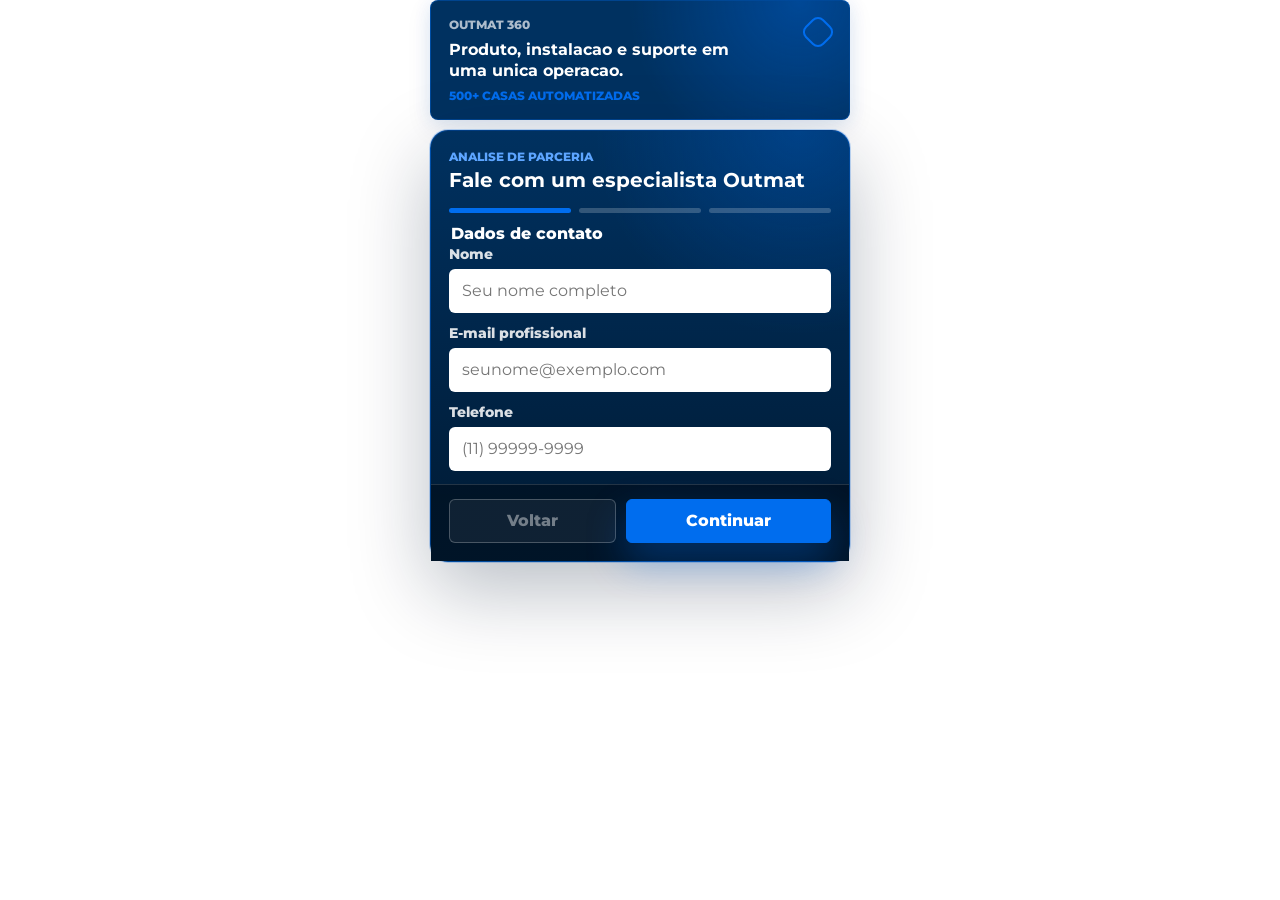
<file: formulario/index.html>
<!DOCTYPE html>
<html lang="pt-BR">
<head>
  <!-- deploy-refresh: formulario-root 2026-05-18 -->
  <meta charset="UTF-8">
  <meta name="viewport" content="width=device-width, initial-scale=1.0">
  <meta name="robots" content="noindex, nofollow">
  <title>Formulario de Parceria Outmat</title>
  <link rel="preconnect" href="https://fonts.googleapis.com">
  <link rel="preconnect" href="https://fonts.gstatic.com" crossorigin>
  <link href="https://fonts.googleapis.com/css2?family=Montserrat:wght@400;500;600;700;800&display=swap" rel="stylesheet">
  <link rel="stylesheet" href="./styles.css">
</head>
<body>
  <main class="formulario-page">
    <div class="formulario-parceria-wrap">
      <div class="hero-proof-card" aria-hidden="true">
        <span>Outmat 360</span>
        <strong>Produto, instalacao e suporte em uma unica operacao.</strong>
        <small>500+ casas automatizadas</small>
      </div>

      <form class="lead-form" action="https://pages.outmat.com.br/teste2-obg" target="_top" data-redirect-url="https://pages.outmat.com.br/teste2-obg" novalidate>
        <div class="form-heading">
          <p>Analise de parceria</p>
          <h1>Fale com um especialista Outmat</h1>
        </div>

        <div class="form-progress" aria-label="Progresso do formulario">
          <span class="is-active"></span>
          <span></span>
          <span></span>
        </div>

        <div class="form-scroll">
          <fieldset class="form-step is-active" data-step="0">
            <legend>Dados de contato</legend>

            <label>
              <span>Nome</span>
              <input type="text" name="nome" autocomplete="name" placeholder="Seu nome completo" required>
            </label>

            <label>
              <span>E-mail profissional</span>
              <input type="email" name="email" autocomplete="email" placeholder="seunome@exemplo.com" required>
            </label>

            <label>
              <span>Telefone</span>
              <input type="tel" name="telefone" autocomplete="tel" inputmode="numeric" placeholder="(11) 99999-9999" required>
            </label>
          </fieldset>

          <fieldset class="form-step" data-step="1" hidden>
            <legend>Perfil dos projetos</legend>

            <label>
              <span>Qual o seu segmento?</span>
              <select name="segmento" required>
                <option value="">Selecione</option>
                <option>Arquiteto(a)</option>
                <option>Designer de Interiores</option>
                <option>Construtora</option>
                <option>Engenheiro(a)</option>
                <option>Instalador-Integrador de Tecnologia</option>
                <option>Gestor de Hotelaria</option>
                <option>Property Manager (Airbnb)</option>
                <option>Cliente Final-Proprietario do Imovel</option>
                <option>Estudante-Outros</option>
              </select>
            </label>

            <label>
              <span>Volume de projetos</span>
              <select name="volume" required>
                <option value="">Selecione</option>
                <option>Projetos esporadicos</option>
                <option>Menos de 1 por mes</option>
                <option>1 a 2 projetos por mes</option>
                <option>3 a 5 projetos por mes</option>
                <option>Mais de 5 projetos por mes</option>
              </select>
            </label>

            <label>
              <span>Padrao dos projetos</span>
              <select name="padrao" required>
                <option value="">Selecione</option>
                <option>Popular-Economico (Ticket Obra menor que R$100k)</option>
                <option>Medio Padrao (R$100k a R$300k)</option>
                <option>Medio-Alto Padrao (R$300k a R$700k)</option>
                <option>Alto Padrao-Luxo (acima de R$700k)</option>
              </select>
            </label>
          </fieldset>

          <fieldset class="form-step" data-step="2" hidden>
            <legend>Necessidade atual</legend>

            <label>
              <span>Urgencia atual</span>
              <select name="urgencia" required>
                <option value="">Selecione</option>
                <option>Tenho um projeto agora e preciso de orcamento</option>
                <option>Tenho projetos futuros em fase de estudo</option>
                <option>Nao tenho projetos no momento, quero conhecer</option>
              </select>
            </label>

            <label>
              <span>O que voce espera dessa parceria?</span>
              <select name="expectativa" required>
                <option value="">Selecione</option>
                <option>Full Service (Produtos + Mao de Obra)</option>
                <option>Apenas fornecimento de produtos</option>
                <option>Apenas mao de obra (instalacao)</option>
                <option>Quero ser parceiro Outmat</option>
              </select>
            </label>
          </fieldset>
        </div>

        <div class="form-actions">
          <button class="form-back" type="button" disabled>Voltar</button>
          <button class="form-next" type="button">Continuar</button>
          <button class="submit-button" type="submit" hidden>Enviar</button>
        </div>
      </form>
    </div>
  </main>

  <script src="./script.js" defer></script>
</body>
</html>
</file>
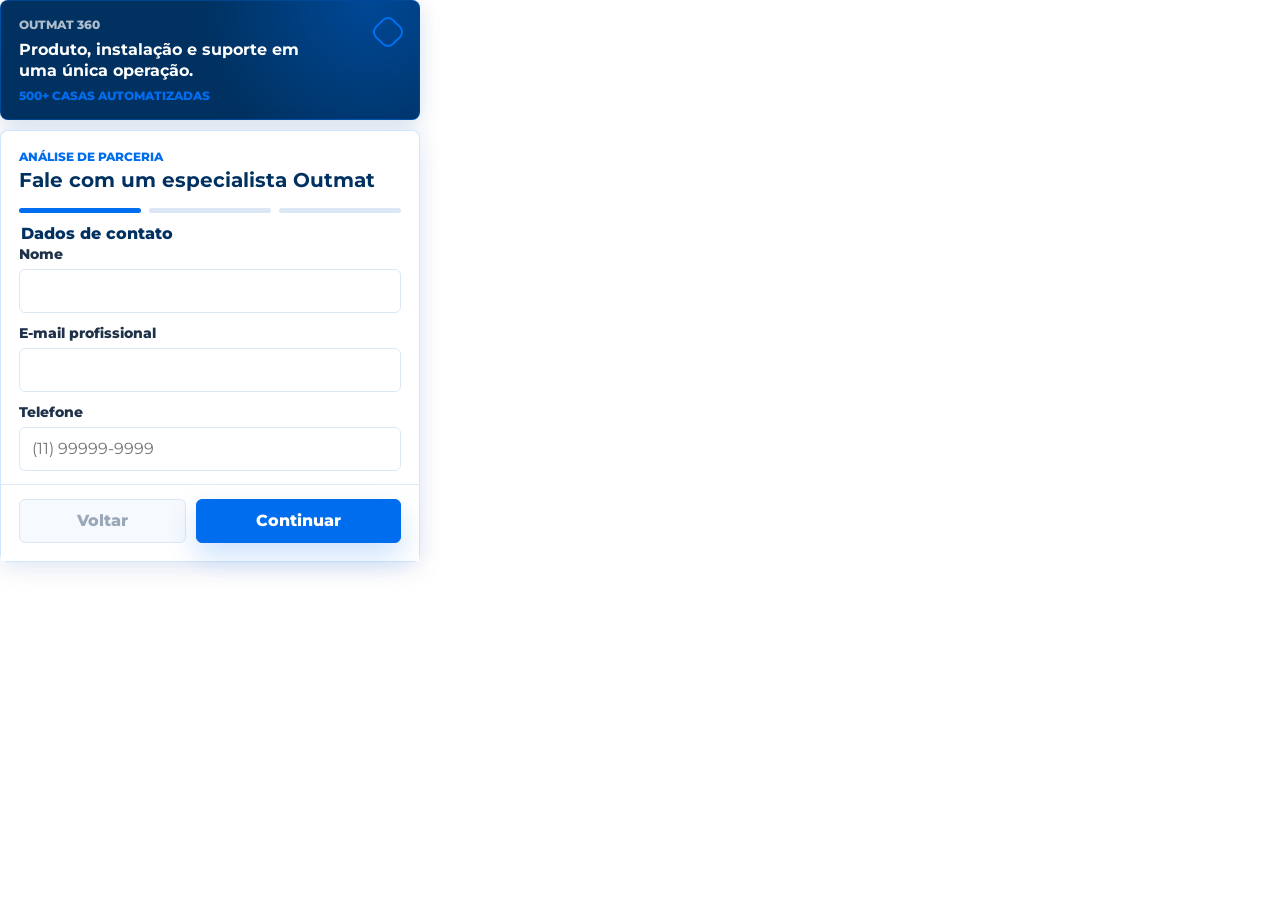
<file: embeds-index/formulario-parceria.html>
<!DOCTYPE html>
<html lang="pt-BR">
<head>
<!-- deploy-refresh: formulario-parceria 2026-05-18 -->
<meta charset="UTF-8">
<meta name="viewport" content="width=device-width, initial-scale=1.0">
<link rel="preconnect" href="https://fonts.googleapis.com">
<link rel="preconnect" href="https://fonts.gstatic.com" crossorigin>
<link href="https://fonts.googleapis.com/css2?family=Montserrat:wght@400;500;600;700;800&display=swap" rel="stylesheet">
<style>
  @import url("https://fonts.googleapis.com/css2?family=Montserrat:wght@400;500;600;700;800&display=swap");
  html,
  body {
    margin: 0;
    background: transparent;
    overscroll-behavior: auto;
  }
  .formulario-parceria-wrap,
  .formulario-parceria-wrap *,
  .formulario-parceria-wrap *::before,
  .formulario-parceria-wrap *::after { box-sizing: border-box; }
  .formulario-parceria-wrap {
    --white: #ffffff;
    --blue: #006dee;
    --blue-dark: #003160;
    --ink: #07111f;
    --muted: #64748b;
    --line: #dce7f5;
    --shadow: 0 8px 28px rgba(0, 49, 96, 0.08), 0 0 24px rgba(0, 109, 238, 0.08);
    width: min(100%, 420px);
    font-family: "Montserrat", Arial, sans-serif !important;
    font-size: 16px;
    color: var(--ink);
  }
  .formulario-parceria-wrap *,
  .formulario-parceria-wrap *::before,
  .formulario-parceria-wrap *::after {
    font-family: "Montserrat", Arial, sans-serif !important;
  }
  .formulario-parceria-wrap button,
  .formulario-parceria-wrap input,
  .formulario-parceria-wrap select {
    font-family: "Montserrat", Arial, sans-serif !important;
  }
  .formulario-parceria-wrap [hidden] { display: none !important; }
  .formulario-parceria-wrap .hero-proof-card {
    position: relative;
    display: grid;
    gap: 7px;
    width: 100%;
    margin-bottom: 10px;
    padding: 16px 18px;
    overflow: hidden;
    color: #ffffff;
    background: radial-gradient(circle at 88% 0%, rgba(0, 109, 238, 0.38), transparent 44%), var(--blue-dark);
    border: 1px solid rgba(0, 109, 238, 0.32);
    border-radius: 8px;
    box-shadow: 0 8px 24px rgba(0, 49, 96, 0.1), 0 0 18px rgba(0, 109, 238, 0.08);
  }
  .formulario-parceria-wrap .hero-proof-card::after {
    position: absolute;
    right: 18px;
    top: 18px;
    width: 26px;
    height: 26px;
    content: "";
    border: 2px solid var(--blue);
    border-radius: 8px;
    transform: rotate(45deg);
  }
  .formulario-parceria-wrap .hero-proof-card span,
  .formulario-parceria-wrap .hero-proof-card small {
    color: rgba(255, 255, 255, 0.68);
    font-size: 0.76rem;
    font-weight: 800;
    text-transform: uppercase;
  }
  .formulario-parceria-wrap .hero-proof-card strong {
    max-width: 290px;
    color: #ffffff;
    font-size: 0.98rem;
    line-height: 1.35;
  }
  .formulario-parceria-wrap .hero-proof-card small { color: var(--blue); }
  .formulario-parceria-wrap .lead-form {
    display: grid;
    grid-template-rows: auto auto auto auto;
    gap: 11px;
    width: 100%;
    height: auto;
    min-height: 0;
    padding: 18px 18px 0;
    overflow: visible;
    background: rgba(255, 255, 255, 0.96);
    border: 1px solid rgba(0, 109, 238, 0.18);
    border-radius: 8px;
    box-shadow: var(--shadow);
    backdrop-filter: blur(18px);
  }
  .formulario-parceria-wrap .form-heading p {
    margin: 0 0 5px;
    color: var(--blue);
    font-size: 0.78rem;
    font-weight: 800;
    text-transform: uppercase;
  }
  .formulario-parceria-wrap .form-heading h2 {
    margin: 0 0 4px;
    color: var(--blue-dark);
    font-size: 1.22rem;
    line-height: 1.2;
  }
  .formulario-parceria-wrap .form-progress {
    display: grid;
    grid-template-columns: repeat(3, minmax(0, 1fr));
    gap: 8px;
  }
  .formulario-parceria-wrap .form-progress span {
    height: 5px;
    overflow: hidden;
    background: var(--line);
    border-radius: 999px;
  }
  .formulario-parceria-wrap .form-progress span.is-active { background: var(--blue); }
  .formulario-parceria-wrap .form-scroll {
    min-height: 0;
    margin-right: 0;
    padding-right: 0;
    overflow: visible;
  }
  .formulario-parceria-wrap .form-step {
    display: grid;
    gap: 12px;
    min-width: 0;
    margin: 0;
    padding: 0;
    border: 0;
  }
  .formulario-parceria-wrap .form-step legend {
    margin-bottom: 3px;
    color: var(--blue-dark);
    font-size: 0.98rem;
    font-weight: 800;
  }
  .formulario-parceria-wrap label {
    display: grid;
    gap: 7px;
  }
  .formulario-parceria-wrap label > span {
    color: #20324a;
    font-size: 0.86rem;
    font-weight: 800;
  }
  .formulario-parceria-wrap input,
  .formulario-parceria-wrap select {
    width: 100%;
    min-height: 44px;
    padding: 0 12px;
    color: var(--ink);
    font-size: 1rem;
    line-height: 1.2;
    background: var(--white);
    border: 1px solid var(--line);
    border-radius: 6px;
    outline: none;
  }
  .formulario-parceria-wrap input:focus,
  .formulario-parceria-wrap select:focus {
    border-color: var(--blue);
    box-shadow: 0 0 0 4px rgba(0, 109, 238, 0.1);
  }
  .formulario-parceria-wrap .form-actions {
    display: grid;
    grid-template-columns: minmax(0, 0.9fr) minmax(0, 1.1fr);
    gap: 10px;
    margin: 2px -18px 0;
    padding: 14px 18px 18px;
    background: linear-gradient(180deg, rgba(255, 255, 255, 0), #ffffff 18%), #ffffff;
    border-top: 1px solid rgba(220, 231, 245, 0.86);
  }
  .formulario-parceria-wrap .form-back,
  .formulario-parceria-wrap .form-next,
  .formulario-parceria-wrap .submit-button {
    display: inline-flex;
    align-items: center;
    justify-content: center;
    gap: 8px;
    min-height: 44px;
    border-radius: 6px;
    font-size: 0.98rem;
    font-weight: 800;
    cursor: pointer;
  }
  .formulario-parceria-wrap .form-back {
    color: var(--blue-dark);
    background: var(--white);
    border: 1px solid var(--line);
  }
  .formulario-parceria-wrap .form-back:disabled {
    color: #9aa8ba;
    cursor: not-allowed;
    background: #f6f9fd;
  }
  .formulario-parceria-wrap .form-next,
  .formulario-parceria-wrap .submit-button {
    color: var(--white);
    background: var(--blue);
    border: 1px solid var(--blue);
    box-shadow: 0 14px 30px rgba(0, 109, 238, 0.2);
  }
  .formulario-parceria-wrap .submit-button { width: 100%; }
  .formulario-parceria-wrap .submit-button:not([hidden]) { display: inline-flex; }
  @media (max-width: 760px) {
    .formulario-parceria-wrap { width: min(100%, 420px); }
    .formulario-parceria-wrap .hero-proof-card { display: none; }
    .formulario-parceria-wrap .lead-form {
      height: auto;
      min-height: 0;
      padding: 18px 18px 0;
    }
    .formulario-parceria-wrap .form-actions {
      margin: 0 -18px;
      padding: 14px 18px 18px;
    }
  }
</style>
</head>
<body>
<div class="formulario-parceria-wrap">
  <div class="hero-proof-card" aria-hidden="true">
    <span>Outmat 360</span>
    <strong>Produto, instalação e suporte em uma única operação.</strong>
    <small>500+ casas automatizadas</small>
  </div>
  <form class="lead-form" action="Brand/LP 01/obrigado.html">
    <div class="form-heading">
      <p>Análise de parceria</p>
      <h2>Fale com um especialista Outmat</h2>
    </div>
    <div class="form-progress" aria-label="Progresso do formulário">
      <span class="is-active"></span>
      <span></span>
      <span></span>
    </div>
    <div class="form-scroll">
      <fieldset class="form-step is-active" data-step="0">
        <legend>Dados de contato</legend>
        <label><span>Nome</span><input type="text" name="nome" autocomplete="name" required></label>
        <label><span>E-mail profissional</span><input type="email" name="email" autocomplete="email" required></label>
        <label><span>Telefone</span><input type="tel" name="telefone" autocomplete="tel" inputmode="numeric" placeholder="(11) 99999-9999" required></label>
      </fieldset>
      <fieldset class="form-step" data-step="1" hidden>
        <legend>Perfil dos projetos</legend>
        <label><span>Qual o seu segmento?</span><select name="segmento" required><option value="">Selecione</option><option>Arquiteto(a)</option><option>Designer de Interiores</option><option>Construtora</option><option>Engenheiro(a)</option><option>Instalador-Integrador de Tecnologia</option><option>Gestor de Hotelaria</option><option>Property Manager (Airbnb)</option><option>Cliente Final-Proprietário do Imóvel</option><option>Estudante-Outros</option></select></label>
        <label><span>Volume de projetos</span><select name="volume" required><option value="">Selecione</option><option>Projetos esporádicos</option><option>Menos de 1 por mês</option><option>1 a 2 projetos por mês</option><option>3 a 5 projetos por mês</option><option>Mais de 5 projetos por mês</option></select></label>
        <label><span>Padrão dos projetos</span><select name="padrao" required><option value="">Selecione</option><option>Popular-Econômico (Ticket Obra menor que R$100k)</option><option>Médio Padrão (R$100k a R$300k)</option><option>Médio-Alto Padrão (R$300k a R$700k)</option><option>Alto Padrão-Luxo (acima de R$700k)</option></select></label>
      </fieldset>
      <fieldset class="form-step" data-step="2" hidden>
        <legend>Necessidade atual</legend>
        <label><span>Urgência atual</span><select name="urgencia" required><option value="">Selecione</option><option>Tenho um projeto agora e preciso de orçamento</option><option>Tenho projetos futuros em fase de estudo</option><option>Não tenho projetos no momento, quero conhecer</option></select></label>
        <label><span>O que você espera dessa parceria?</span><select name="expectativa" required><option value="">Selecione</option><option>Full Service (Produtos + Mão de Obra)</option><option>Apenas fornecimento de produtos</option><option>Apenas mão de obra (instalação)</option><option>Quero ser parceiro Outmat</option></select></label>
      </fieldset>
    </div>
    <div class="form-actions">
      <button class="form-back" type="button" disabled><span>Voltar</span></button>
      <button class="form-next" type="button"><span>Continuar</span></button>
      <button class="submit-button" type="submit" hidden><span>Enviar</span></button>
    </div>
  </form>
</div>
<script>
(function() {
  'use strict';
  const wrap = document.querySelector('.formulario-parceria-wrap');
  if (!wrap) return;
  const leadForm = wrap.querySelector('.lead-form');
  const steps = Array.from(leadForm.querySelectorAll('.form-step'));
  const progressItems = Array.from(leadForm.querySelectorAll('.form-progress span'));
  const backButton = leadForm.querySelector('.form-back');
  const nextButton = leadForm.querySelector('.form-next');
  const submitButton = leadForm.querySelector('.submit-button');
  const formScroll = leadForm.querySelector('.form-scroll');
  const phoneField = leadForm.querySelector('input[name="telefone"]');
  let currentStep = 0;
  function formParceriaPostIframeHeight() {
    if (window.parent === window) return;
    window.parent.postMessage({
      source: 'outmat-formulario',
      type: 'resize',
      height: document.documentElement.scrollHeight
    }, '*');
  }
  function formParceriaOnlyDigits(value) {
    const rawValue = String(value || '').trim();
    let digits = rawValue.replace(/[^0-9]/g, '');
    if (digits.startsWith('0055')) {
      digits = digits.slice(4);
    } else if (/^\+[\s-]*55/.test(rawValue)) {
      digits = digits.slice(2);
    } else if (digits.length > 11 && digits.startsWith('55')) {
      digits = digits.slice(2);
    }
    return digits.slice(0, 11);
  }
  function formParceriaFormatBrazilPhone(value) {
    const digits = formParceriaOnlyDigits(value);
    const areaCode = digits.slice(0, 2);
    const firstPart = digits.length > 10 ? digits.slice(2, 7) : digits.slice(2, 6);
    const secondPart = digits.length > 10 ? digits.slice(7, 11) : digits.slice(6, 10);
    if (digits.length <= 2) return areaCode ? '(' + areaCode : '';
    if (!secondPart) return '(' + areaCode + ') ' + firstPart;
    return '(' + areaCode + ') ' + firstPart + '-' + secondPart;
  }
  function formParceriaSetPhoneDigits(digits) {
    const cleanDigits = formParceriaOnlyDigits(digits);
    phoneField.dataset.phoneDigits = cleanDigits;
    phoneField.value = formParceriaFormatBrazilPhone(cleanDigits);
  }
  function formParceriaRenderStep() {
    steps.forEach(function(step, index) {
      const isActive = index === currentStep;
      step.hidden = !isActive;
      step.classList.toggle('is-active', isActive);
      Array.from(step.querySelectorAll('input, select, textarea')).forEach(function(field) {
        field.disabled = !isActive;
      });
    });
    progressItems.forEach(function(item, index) {
      item.classList.toggle('is-active', index <= currentStep);
    });
    backButton.disabled = currentStep === 0;
    const isLastStep = currentStep === steps.length - 1;
    nextButton.hidden = isLastStep;
    submitButton.hidden = !isLastStep;
    formScroll.scrollTop = 0;
    formParceriaPostIframeHeight();
  }
  function formParceriaValidateCurrentStep() {
    const fields = Array.from(steps[currentStep].querySelectorAll('input, select, textarea'));
    const invalidField = fields.find(function(field) { return !field.checkValidity(); });
    if (invalidField) {
      invalidField.reportValidity();
      return false;
    }
    return true;
  }
  if (phoneField) {
    phoneField.dataset.phoneDigits = formParceriaOnlyDigits(phoneField.value);
    phoneField.addEventListener('beforeinput', function(event) {
      if (event.inputType === 'insertText' && event.data && !/^[0-9]$/.test(event.data)) {
        event.preventDefault();
      }
    });
    phoneField.addEventListener('keydown', function(event) {
      const controlKeys = ['Tab', 'ArrowLeft', 'ArrowRight', 'ArrowUp', 'ArrowDown', 'Home', 'End', 'Enter'];
      if (controlKeys.includes(event.key) || event.metaKey || event.ctrlKey || event.altKey) return;
      if (event.key === 'Backspace' || event.key === 'Delete') {
        event.preventDefault();
        formParceriaSetPhoneDigits((phoneField.dataset.phoneDigits || '').slice(0, -1));
        return;
      }
      if (/^[0-9]$/.test(event.key)) {
        event.preventDefault();
        formParceriaSetPhoneDigits((phoneField.dataset.phoneDigits || '') + event.key);
      }
    });
    phoneField.addEventListener('paste', function(event) {
      event.preventDefault();
      const clipboard = event.clipboardData || window.clipboardData;
      formParceriaSetPhoneDigits((phoneField.dataset.phoneDigits || '') + clipboard.getData('text'));
    });
    phoneField.addEventListener('input', function() {
      formParceriaSetPhoneDigits(phoneField.value);
    });
  }
  nextButton.addEventListener('click', function() {
    if (!formParceriaValidateCurrentStep()) return;
    currentStep = Math.min(currentStep + 1, steps.length - 1);
    formParceriaRenderStep();
  });
  backButton.addEventListener('click', function() {
    currentStep = Math.max(currentStep - 1, 0);
    formParceriaRenderStep();
  });
  leadForm.addEventListener('submit', function(event) {
    if (currentStep !== steps.length - 1) {
      event.preventDefault();
      if (formParceriaValidateCurrentStep()) {
        currentStep = Math.min(currentStep + 1, steps.length - 1);
        formParceriaRenderStep();
      }
      return;
    }
    steps.forEach(function(step) {
      Array.from(step.querySelectorAll('input, select, textarea')).forEach(function(field) {
        field.disabled = false;
      });
    });
    submitButton.disabled = true;
    submitButton.querySelector('span').textContent = 'Enviando...';
  });
  window.addEventListener('load', formParceriaPostIframeHeight);
  window.addEventListener('resize', formParceriaPostIframeHeight);
  formParceriaRenderStep();
})();
</script>
</body>
</html>
</file>
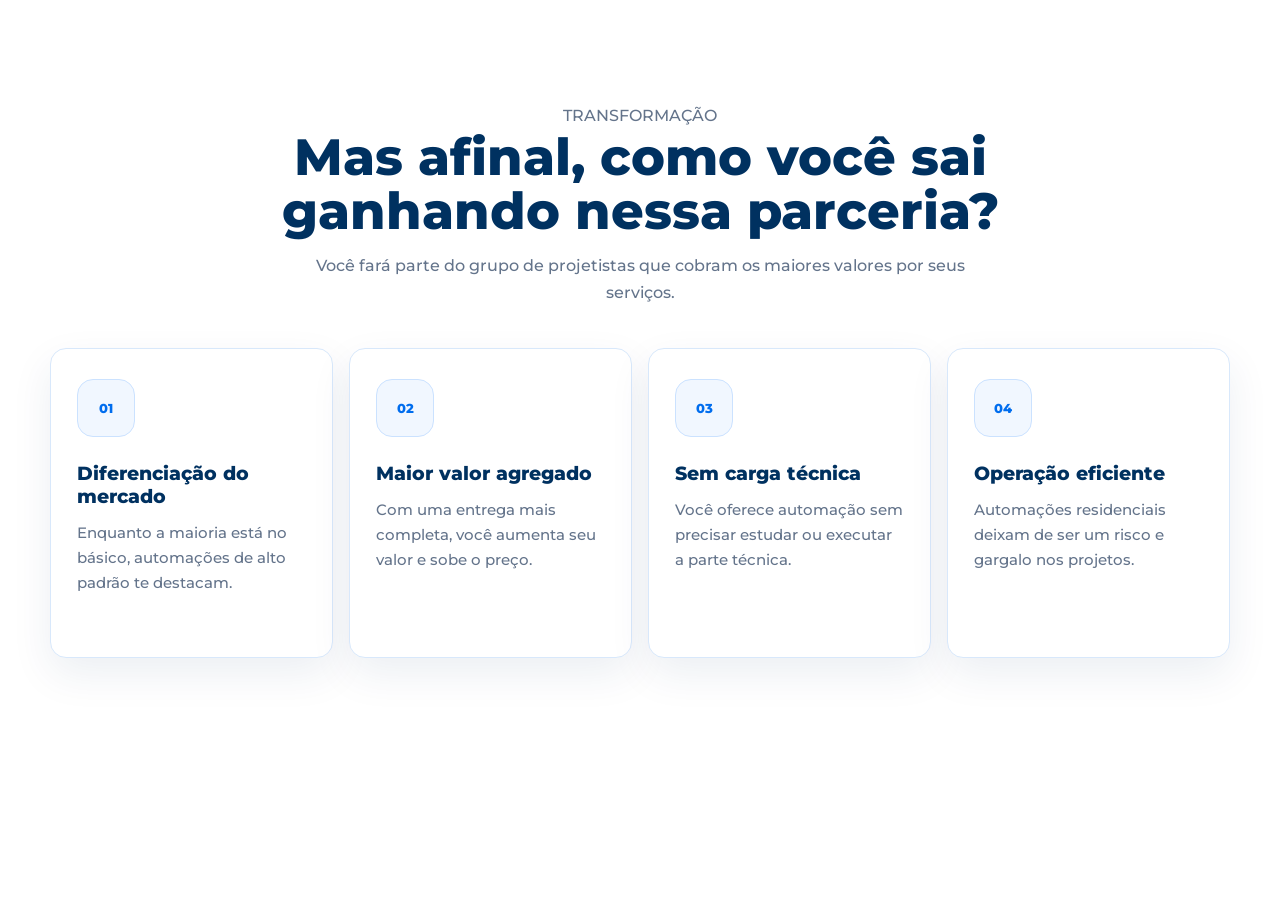
<file: embeds-index/gain-cards.html>
<!DOCTYPE html>
<html lang="pt-BR">
<head>
<meta charset="UTF-8">
<meta name="viewport" content="width=device-width, initial-scale=1.0">
<link rel="preconnect" href="https://fonts.googleapis.com">
<link rel="preconnect" href="https://fonts.gstatic.com" crossorigin>
<link href="https://fonts.googleapis.com/css2?family=Montserrat:wght@400;500;600;700;800&display=swap" rel="stylesheet">
<style>
  body {
    margin: 0;
    background: transparent;
  }

  .gain-cards-wrap,
  .gain-cards-wrap * {
    box-sizing: border-box;
    font-family: "Montserrat", Arial, sans-serif !important;
  }

  .gain-cards-wrap {
    --blue: #006dee;
    --blue-dark: #003160;
    --ink: #07111f;
    --muted: #64748b;
    --line: #d8e8fb;
    --content-max: 1180px;
    width: 100%;
    padding: clamp(78px, 8vw, 118px) 24px;
    color: var(--ink);
    background: #ffffff;
  }

  .gain-inner {
    width: min(100%, var(--content-max));
    margin: 0 auto;
  }

  .section-heading {
    max-width: 900px;
    margin: 0 auto 42px;
    text-align: center;
  }

  .section-kicker {
    margin: 0 0 12px;
    color: var(--blue);
    font-size: 0.76rem;
    font-weight: 800;
    text-transform: uppercase;
  }

  .section-heading h2 {
    margin: 0 0 14px;
    color: var(--blue-dark);
    font-size: clamp(2rem, 4vw, 3.35rem);
    font-weight: 800;
    line-height: 1.06;
  }

  .section-heading p {
    max-width: 720px;
    margin: 0 auto;
    color: var(--muted);
    font-size: 1rem;
    font-weight: 500;
    line-height: 1.7;
  }

  .gain-grid {
    display: grid;
    grid-template-columns: repeat(4, minmax(0, 1fr));
    gap: 16px;
  }

  .gain-card {
    min-height: 310px;
    padding: 30px 26px;
    color: var(--ink);
    background: #ffffff;
    border: 1px solid var(--line);
    border-radius: 16px;
    box-shadow: 0 16px 42px rgba(0, 49, 96, 0.08);
  }

  .gain-number {
    display: inline-flex;
    align-items: center;
    justify-content: center;
    width: 58px;
    height: 58px;
    margin-bottom: 26px;
    color: var(--blue);
    background: #f1f7ff;
    border: 1px solid #cbe2ff;
    border-radius: 16px;
    font-size: 0.82rem;
    font-weight: 800;
  }

  .gain-card h3 {
    margin: 0 0 12px;
    color: var(--blue-dark);
    font-size: 1.16rem;
    font-weight: 800;
    line-height: 1.22;
  }

  .gain-card p {
    margin: 0;
    color: var(--muted);
    font-size: 0.96rem;
    font-weight: 500;
    line-height: 1.62;
  }

  @media (max-width: 980px) {
    .gain-grid {
      grid-template-columns: repeat(2, minmax(0, 1fr));
    }
  }

  @media (max-width: 700px) {
    .gain-cards-wrap {
      padding: 76px 18px;
    }

    .section-heading {
      margin-bottom: 32px;
    }

    .gain-grid {
      grid-template-columns: 1fr;
    }

    .gain-card {
      min-height: 0;
      padding: 24px;
    }
  }
</style>
</head>
<body>
<section class="gain-cards-wrap">
  <div class="gain-inner">
    <div class="section-heading">
      <p class="section-kicker">Transformação</p>
      <h2>Mas afinal, como você sai ganhando nessa parceria?</h2>
      <p>Você fará parte do grupo de projetistas que cobram os maiores valores por seus serviços.</p>
    </div>

    <div class="gain-grid">
      <article class="gain-card">
        <span class="gain-number">01</span>
        <h3>Diferenciação do mercado</h3>
        <p>Enquanto a maioria está no básico, automações de alto padrão te destacam.</p>
      </article>

      <article class="gain-card">
        <span class="gain-number">02</span>
        <h3>Maior valor agregado</h3>
        <p>Com uma entrega mais completa, você aumenta seu valor e sobe o preço.</p>
      </article>

      <article class="gain-card">
        <span class="gain-number">03</span>
        <h3>Sem carga técnica</h3>
        <p>Você oferece automação sem precisar estudar ou executar a parte técnica.</p>
      </article>

      <article class="gain-card">
        <span class="gain-number">04</span>
        <h3>Operação eficiente</h3>
        <p>Automações residenciais deixam de ser um risco e gargalo nos projetos.</p>
      </article>
    </div>
  </div>
</section>
</body>
</html>
</file>
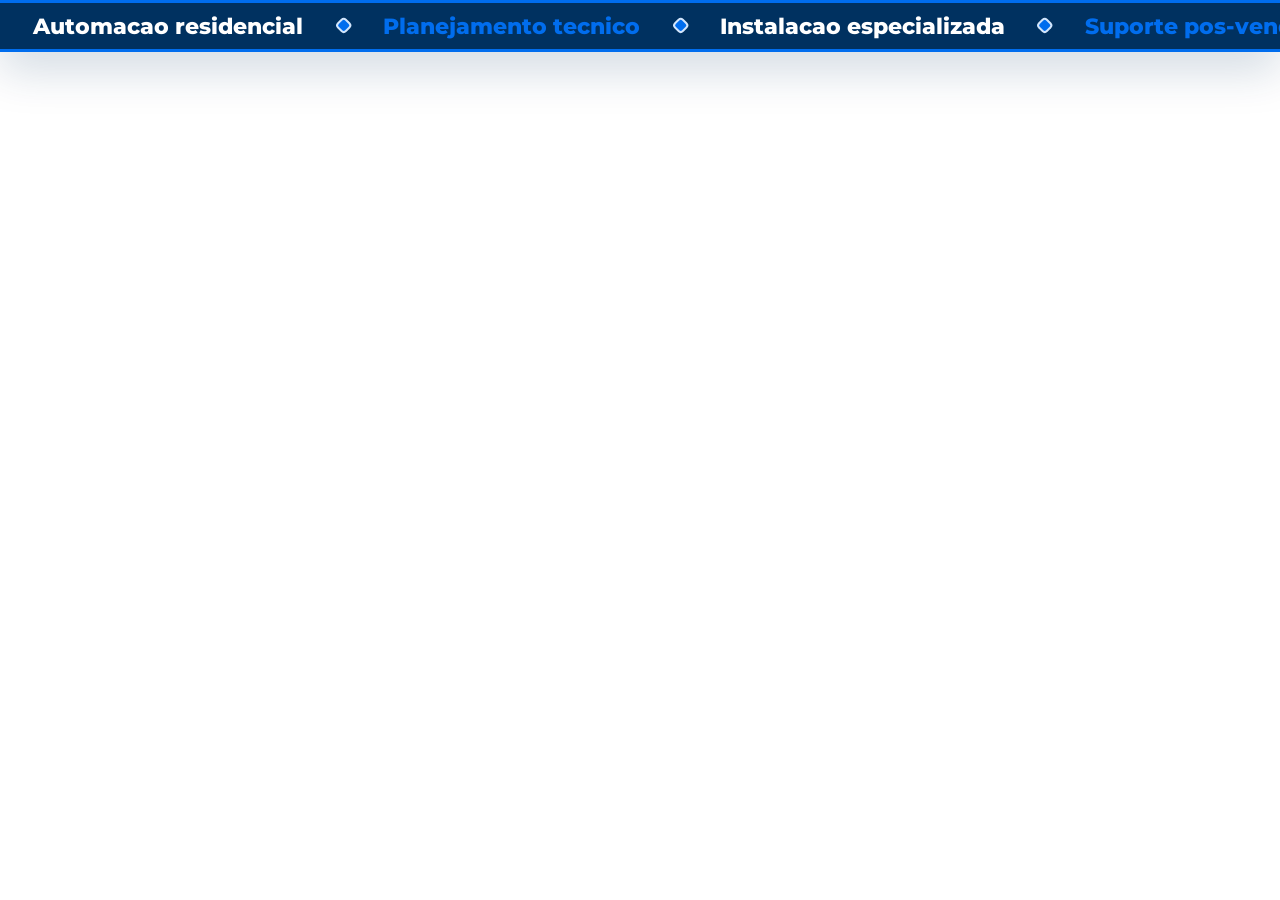
<file: embeds-index/marquee-beneficios.html>
<!DOCTYPE html>
<html lang="pt-BR">
<head>
<meta charset="UTF-8">
<meta name="viewport" content="width=device-width, initial-scale=1.0">
<link rel="preconnect" href="https://fonts.googleapis.com">
<link rel="preconnect" href="https://fonts.gstatic.com" crossorigin>
<link href="https://fonts.googleapis.com/css2?family=Montserrat:wght@700;800&display=swap" rel="stylesheet">
<style>
  body { margin: 0; background: transparent; }
  .marquee-beneficios-wrap,
  .marquee-beneficios-wrap *,
  .marquee-beneficios-wrap *::before,
  .marquee-beneficios-wrap *::after { box-sizing: border-box; }
  .marquee-beneficios-wrap {
    --blue: #006dee;
    --blue-dark: #003160;
    position: relative;
    z-index: 1;
    display: flex;
    width: 100%;
    overflow: hidden;
    padding: 12px 0;
    color: #ffffff;
    background: var(--blue-dark);
    border-top: 3px solid var(--blue);
    border-bottom: 3px solid var(--blue);
    box-shadow: 0 18px 46px rgba(0, 49, 96, 0.18);
    font-family: "Montserrat", Arial, sans-serif;
  }
  .marquee-beneficios-wrap .marquee-track {
    display: flex;
    flex: 0 0 auto;
    align-items: center;
    min-width: max-content;
    animation: marqueeBeneficiosScroll 26s linear infinite;
  }
  .marquee-beneficios-wrap .marquee-track span {
    padding: 0 clamp(18px, 2.6vw, 34px);
    color: #ffffff;
    font-size: clamp(0.95rem, 1.75vw, 1.45rem);
    font-weight: 800;
    line-height: 1;
    white-space: nowrap;
  }
  .marquee-beneficios-wrap .marquee-track span:nth-of-type(even) { color: var(--blue); }
  .marquee-beneficios-wrap .marquee-dot {
    width: clamp(10px, 1.05vw, 14px);
    height: clamp(10px, 1.05vw, 14px);
    flex: 0 0 auto;
    background: var(--blue);
    border: 2px solid rgba(255, 255, 255, 0.82);
    border-radius: 4px;
    transform: rotate(45deg);
  }
  @keyframes marqueeBeneficiosScroll {
    from { transform: translateX(0); }
    to { transform: translateX(-100%); }
  }
  @media (max-width: 760px) {
    .marquee-beneficios-wrap { padding: 10px 0; }
  }
</style>
</head>
<body>
<div class="marquee-beneficios-wrap" aria-label="Beneficios da parceria Outmat">
  <div class="marquee-track">
    <span>Automacao residencial</span><b class="marquee-dot" aria-hidden="true"></b>
    <span>Planejamento tecnico</span><b class="marquee-dot" aria-hidden="true"></b>
    <span>Instalacao especializada</span><b class="marquee-dot" aria-hidden="true"></b>
    <span>Suporte pos-venda</span><b class="marquee-dot" aria-hidden="true"></b>
    <span>Fabricacao propria</span><b class="marquee-dot" aria-hidden="true"></b>
    <span>Automacao residencial</span><b class="marquee-dot" aria-hidden="true"></b>
    <span>Planejamento tecnico</span><b class="marquee-dot" aria-hidden="true"></b>
    <span>Instalacao especializada</span><b class="marquee-dot" aria-hidden="true"></b>
    <span>Suporte pos-venda</span><b class="marquee-dot" aria-hidden="true"></b>
    <span>Fabricacao propria</span><b class="marquee-dot" aria-hidden="true"></b>
  </div>
  <div class="marquee-track" aria-hidden="true">
    <span>Automacao residencial</span><b class="marquee-dot" aria-hidden="true"></b>
    <span>Planejamento tecnico</span><b class="marquee-dot" aria-hidden="true"></b>
    <span>Instalacao especializada</span><b class="marquee-dot" aria-hidden="true"></b>
    <span>Suporte pos-venda</span><b class="marquee-dot" aria-hidden="true"></b>
    <span>Fabricacao propria</span><b class="marquee-dot" aria-hidden="true"></b>
    <span>Automacao residencial</span><b class="marquee-dot" aria-hidden="true"></b>
    <span>Planejamento tecnico</span><b class="marquee-dot" aria-hidden="true"></b>
    <span>Instalacao especializada</span><b class="marquee-dot" aria-hidden="true"></b>
    <span>Suporte pos-venda</span><b class="marquee-dot" aria-hidden="true"></b>
    <span>Fabricacao propria</span><b class="marquee-dot" aria-hidden="true"></b>
  </div>
</div>
</body>
</html>
</file>
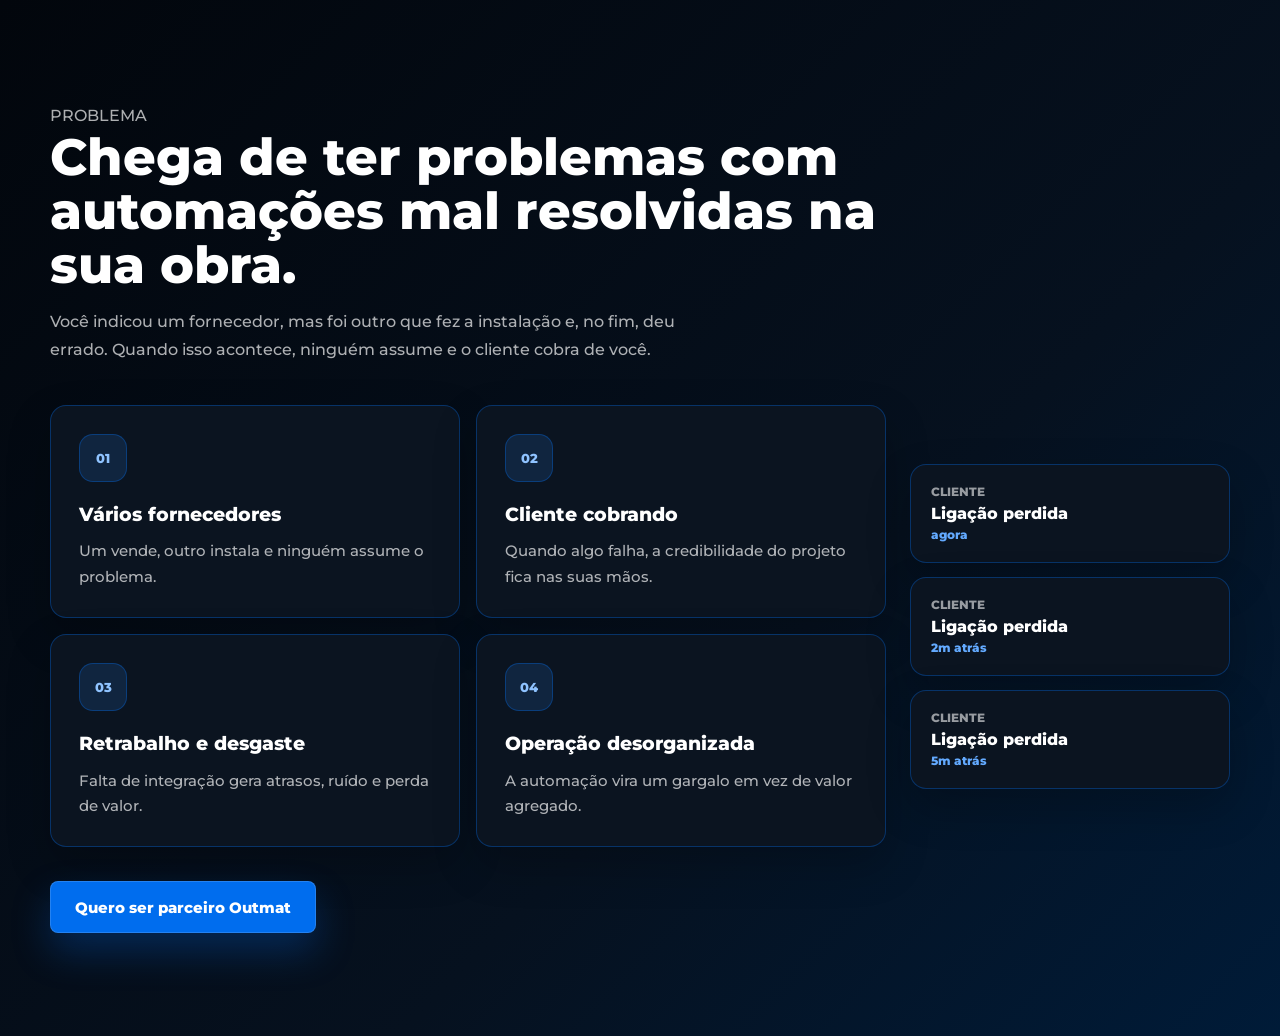
<file: embeds-index/problema-calls.html>
<!DOCTYPE html>
<html lang="pt-BR">
<head>
<meta charset="UTF-8">
<meta name="viewport" content="width=device-width, initial-scale=1.0">
<link rel="preconnect" href="https://fonts.googleapis.com">
<link rel="preconnect" href="https://fonts.gstatic.com" crossorigin>
<link href="https://fonts.googleapis.com/css2?family=Montserrat:wght@400;500;600;700;800&display=swap" rel="stylesheet">
<style>
  body {
    margin: 0;
    background: transparent;
  }

  .problema-calls-wrap,
  .problema-calls-wrap * {
    box-sizing: border-box;
    font-family: "Montserrat", Arial, sans-serif !important;
  }

  .problema-calls-wrap {
    --white: #ffffff;
    --blue: #006dee;
    --blue-dark: #003160;
    --dark: #020913;
    --dark-card: #0b1420;
    --muted-light: rgba(255, 255, 255, 0.68);
    --content-max: 1180px;
    width: 100%;
    padding: clamp(78px, 8vw, 118px) 24px;
    color: var(--white);
    background: linear-gradient(135deg, #02060c 0%, #06111f 62%, #001b38 100%);
  }

  .problema-inner {
    width: min(100%, var(--content-max));
    margin: 0 auto;
  }

  .section-heading {
    max-width: 850px;
    margin: 0 0 42px;
    text-align: left;
  }

  .section-kicker {
    margin: 0 0 12px;
    color: #7fb8ff;
    font-size: 0.76rem;
    font-weight: 800;
    text-transform: uppercase;
  }

  .section-heading h2 {
    margin: 0 0 16px;
    color: #ffffff;
    font-size: clamp(2rem, 4vw, 3.35rem);
    font-weight: 800;
    line-height: 1.06;
  }

  .section-heading p {
    max-width: 680px;
    margin: 0;
    color: var(--muted-light);
    font-size: 1rem;
    font-weight: 500;
    line-height: 1.7;
  }

  .problem-layout {
    display: grid;
    grid-template-columns: minmax(0, 1fr) 320px;
    gap: 24px;
    align-items: center;
  }

  .problem-cards {
    display: grid;
    grid-template-columns: repeat(2, minmax(0, 1fr));
    gap: 16px;
  }

  .problem-card,
  .call-card {
    background: #0b1420;
    border: 1px solid rgba(0, 109, 238, 0.35);
    border-radius: 16px;
    box-shadow: 0 18px 44px rgba(0, 0, 0, 0.22);
  }

  .problem-card {
    min-height: 210px;
    padding: 28px;
  }

  .problem-number {
    display: inline-flex;
    align-items: center;
    justify-content: center;
    width: 48px;
    height: 48px;
    margin-bottom: 22px;
    color: #8fc3ff;
    background: #10253f;
    border: 1px solid rgba(0, 109, 238, 0.35);
    border-radius: 14px;
    font-size: 0.82rem;
    font-weight: 800;
  }

  .problem-card h3 {
    margin: 0 0 12px;
    color: #ffffff;
    font-size: 1.18rem;
    font-weight: 800;
    line-height: 1.2;
  }

  .problem-card p {
    margin: 0;
    color: var(--muted-light);
    font-size: 0.96rem;
    font-weight: 500;
    line-height: 1.65;
  }

  .missed-call-stack {
    display: grid;
    gap: 14px;
  }

  .call-card {
    padding: 20px;
  }

  .call-card span {
    display: block;
    margin-bottom: 5px;
    color: rgba(255, 255, 255, 0.58);
    font-size: 0.72rem;
    font-weight: 800;
    text-transform: uppercase;
  }

  .call-card strong {
    display: block;
    color: #ffffff;
    font-size: 1rem;
    font-weight: 800;
  }

  .call-card small {
    display: block;
    margin-top: 4px;
    color: #63aaff;
    font-size: 0.78rem;
    font-weight: 800;
  }

  .primary-button {
    display: inline-flex;
    align-items: center;
    justify-content: center;
    min-height: 52px;
    margin: 34px 0 0;
    padding: 0 24px;
    color: #ffffff;
    background: #006dee;
    border: 1px solid rgba(255, 255, 255, 0.14);
    border-radius: 8px;
    box-shadow: 0 18px 38px rgba(0, 109, 238, 0.28);
    font-size: 0.95rem;
    font-weight: 800;
    line-height: 1;
    text-decoration: none;
  }

  @media (max-width: 980px) {
    .problem-layout {
      grid-template-columns: 1fr;
    }

    .missed-call-stack {
      grid-template-columns: repeat(3, minmax(0, 1fr));
    }
  }

  @media (max-width: 700px) {
    .problema-calls-wrap {
      padding: 76px 18px;
    }

    .section-heading {
      margin-bottom: 30px;
      text-align: center;
    }

    .section-heading p {
      margin: 0 auto;
    }

    .problem-cards,
    .missed-call-stack {
      grid-template-columns: 1fr;
    }

    .problem-card {
      min-height: 0;
      padding: 24px;
    }

    .primary-button {
      width: 100%;
    }
  }
</style>
</head>
<body>
<section class="problema-calls-wrap">
  <div class="problema-inner">
    <div class="section-heading">
      <p class="section-kicker">Problema</p>
      <h2>Chega de ter problemas com automações mal resolvidas na sua obra.</h2>
      <p>Você indicou um fornecedor, mas foi outro que fez a instalação e, no fim, deu errado. Quando isso acontece, ninguém assume e o cliente cobra de você.</p>
    </div>

    <div class="problem-layout">
      <div class="problem-cards">
        <article class="problem-card">
          <span class="problem-number">01</span>
          <h3>Vários fornecedores</h3>
          <p>Um vende, outro instala e ninguém assume o problema.</p>
        </article>

        <article class="problem-card">
          <span class="problem-number">02</span>
          <h3>Cliente cobrando</h3>
          <p>Quando algo falha, a credibilidade do projeto fica nas suas mãos.</p>
        </article>

        <article class="problem-card">
          <span class="problem-number">03</span>
          <h3>Retrabalho e desgaste</h3>
          <p>Falta de integração gera atrasos, ruído e perda de valor.</p>
        </article>

        <article class="problem-card">
          <span class="problem-number">04</span>
          <h3>Operação desorganizada</h3>
          <p>A automação vira um gargalo em vez de valor agregado.</p>
        </article>
      </div>

      <div class="missed-call-stack" aria-label="Ligacoes perdidas do cliente">
        <div class="call-card"><span>Cliente</span><strong>Ligação perdida</strong><small>agora</small></div>
        <div class="call-card"><span>Cliente</span><strong>Ligação perdida</strong><small>2m atrás</small></div>
        <div class="call-card"><span>Cliente</span><strong>Ligação perdida</strong><small>5m atrás</small></div>
      </div>
    </div>

    <a class="primary-button" href="#formulario">Quero ser parceiro Outmat</a>
  </div>
</section>
</body>
</html>
</file>
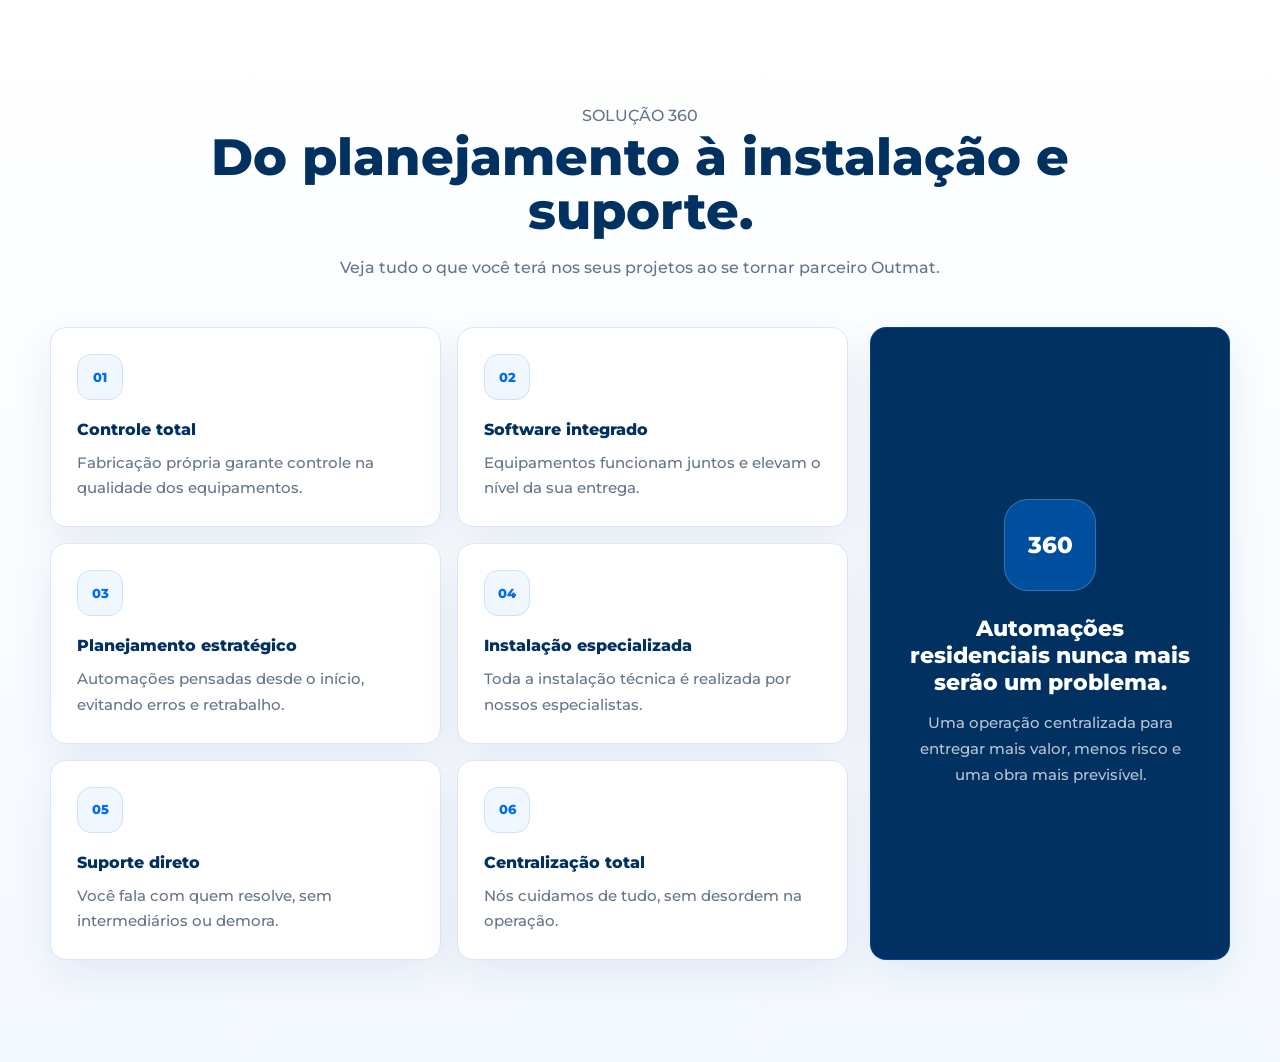
<file: embeds-index/solucao-orbit.html>
<!DOCTYPE html>
<html lang="pt-BR">
<head>
<meta charset="UTF-8">
<meta name="viewport" content="width=device-width, initial-scale=1.0">
<link rel="preconnect" href="https://fonts.googleapis.com">
<link rel="preconnect" href="https://fonts.gstatic.com" crossorigin>
<link href="https://fonts.googleapis.com/css2?family=Montserrat:wght@400;500;600;700;800&display=swap" rel="stylesheet">
<style>
  body {
    margin: 0;
    background: transparent;
  }

  .solucao-orbit-wrap,
  .solucao-orbit-wrap * {
    box-sizing: border-box;
    font-family: "Montserrat", Arial, sans-serif !important;
  }

  .solucao-orbit-wrap {
    --blue: #006dee;
    --blue-dark: #003160;
    --ink: #07111f;
    --muted: #64748b;
    --line: #d8e8fb;
    --content-max: 1180px;
    width: 100%;
    padding: clamp(78px, 8vw, 118px) 24px;
    color: var(--ink);
    background: linear-gradient(180deg, #ffffff 0%, #f4f9ff 100%);
  }

  .solucao-inner {
    width: min(100%, var(--content-max));
    margin: 0 auto;
  }

  .section-heading {
    max-width: 860px;
    margin: 0 auto 46px;
    text-align: center;
  }

  .section-kicker {
    margin: 0 0 12px;
    color: var(--blue);
    font-size: 0.76rem;
    font-weight: 800;
    text-transform: uppercase;
  }

  .section-heading h2 {
    margin: 0 0 16px;
    color: var(--blue-dark);
    font-size: clamp(2rem, 4vw, 3.35rem);
    font-weight: 800;
    line-height: 1.06;
  }

  .section-heading p {
    margin: 0 auto;
    color: var(--muted);
    font-size: 1rem;
    font-weight: 500;
    line-height: 1.7;
  }

  .solution-layout {
    display: grid;
    grid-template-columns: minmax(0, 1fr) 360px;
    gap: 22px;
    align-items: stretch;
  }

  .feature-grid {
    display: grid;
    grid-template-columns: repeat(2, minmax(0, 1fr));
    gap: 16px;
  }

  .feature-card,
  .solution-core {
    border-radius: 16px;
    box-shadow: 0 16px 42px rgba(0, 49, 96, 0.08);
  }

  .feature-card {
    min-height: 190px;
    padding: 26px;
    background: #ffffff;
    border: 1px solid var(--line);
  }

  .feature-number {
    display: inline-flex;
    align-items: center;
    justify-content: center;
    width: 46px;
    height: 46px;
    margin-bottom: 20px;
    color: var(--blue);
    background: #f1f7ff;
    border: 1px solid #cbe2ff;
    border-radius: 14px;
    font-size: 0.8rem;
    font-weight: 800;
  }

  .feature-card h3 {
    margin: 0 0 10px;
    color: var(--blue-dark);
    font-size: 1rem;
    font-weight: 800;
    line-height: 1.25;
  }

  .feature-card p {
    margin: 0;
    color: var(--muted);
    font-size: 0.95rem;
    font-weight: 500;
    line-height: 1.65;
  }

  .solution-core {
    display: flex;
    min-height: 100%;
    padding: 34px;
    color: #ffffff;
    background: #003160;
    border: 1px solid rgba(0, 109, 238, 0.36);
    flex-direction: column;
    justify-content: center;
    text-align: center;
  }

  .solution-logo {
    display: inline-flex;
    align-items: center;
    justify-content: center;
    width: 92px;
    height: 92px;
    margin: 0 auto 24px;
    color: #ffffff;
    background: #004f9f;
    border: 1px solid rgba(255, 255, 255, 0.2);
    border-radius: 24px;
    font-size: 1.45rem;
    font-weight: 800;
  }

  .solution-core h3 {
    margin: 0 0 14px;
    color: #ffffff;
    font-size: 1.35rem;
    font-weight: 800;
    line-height: 1.24;
  }

  .solution-core p {
    margin: 0;
    color: rgba(255, 255, 255, 0.72);
    font-size: 0.96rem;
    font-weight: 500;
    line-height: 1.7;
  }

  @media (max-width: 980px) {
    .solution-layout {
      grid-template-columns: 1fr;
    }

    .solution-core {
      min-height: 300px;
      order: -1;
    }
  }

  @media (max-width: 700px) {
    .solucao-orbit-wrap {
      padding: 76px 18px;
    }

    .section-heading {
      margin-bottom: 32px;
    }

    .feature-grid {
      grid-template-columns: 1fr;
    }

    .feature-card {
      min-height: 0;
      padding: 24px;
    }

    .solution-core {
      min-height: 0;
      padding: 30px 24px;
    }
  }
</style>
</head>
<body>
<section class="solucao-orbit-wrap">
  <div class="solucao-inner">
    <div class="section-heading">
      <p class="section-kicker">Solução 360</p>
      <h2>Do planejamento à instalação e suporte.</h2>
      <p>Veja tudo o que você terá nos seus projetos ao se tornar parceiro Outmat.</p>
    </div>

    <div class="solution-layout">
      <div class="feature-grid">
        <article class="feature-card">
          <span class="feature-number">01</span>
          <h3>Controle total</h3>
          <p>Fabricação própria garante controle na qualidade dos equipamentos.</p>
        </article>

        <article class="feature-card">
          <span class="feature-number">02</span>
          <h3>Software integrado</h3>
          <p>Equipamentos funcionam juntos e elevam o nível da sua entrega.</p>
        </article>

        <article class="feature-card">
          <span class="feature-number">03</span>
          <h3>Planejamento estratégico</h3>
          <p>Automações pensadas desde o início, evitando erros e retrabalho.</p>
        </article>

        <article class="feature-card">
          <span class="feature-number">04</span>
          <h3>Instalação especializada</h3>
          <p>Toda a instalação técnica é realizada por nossos especialistas.</p>
        </article>

        <article class="feature-card">
          <span class="feature-number">05</span>
          <h3>Suporte direto</h3>
          <p>Você fala com quem resolve, sem intermediários ou demora.</p>
        </article>

        <article class="feature-card">
          <span class="feature-number">06</span>
          <h3>Centralização total</h3>
          <p>Nós cuidamos de tudo, sem desordem na operação.</p>
        </article>
      </div>

      <aside class="solution-core">
        <div class="solution-logo">360</div>
        <h3>Automações residenciais nunca mais serão um problema.</h3>
        <p>Uma operação centralizada para entregar mais valor, menos risco e uma obra mais previsível.</p>
      </aside>
    </div>
  </div>
</section>
</body>
</html>
</file>
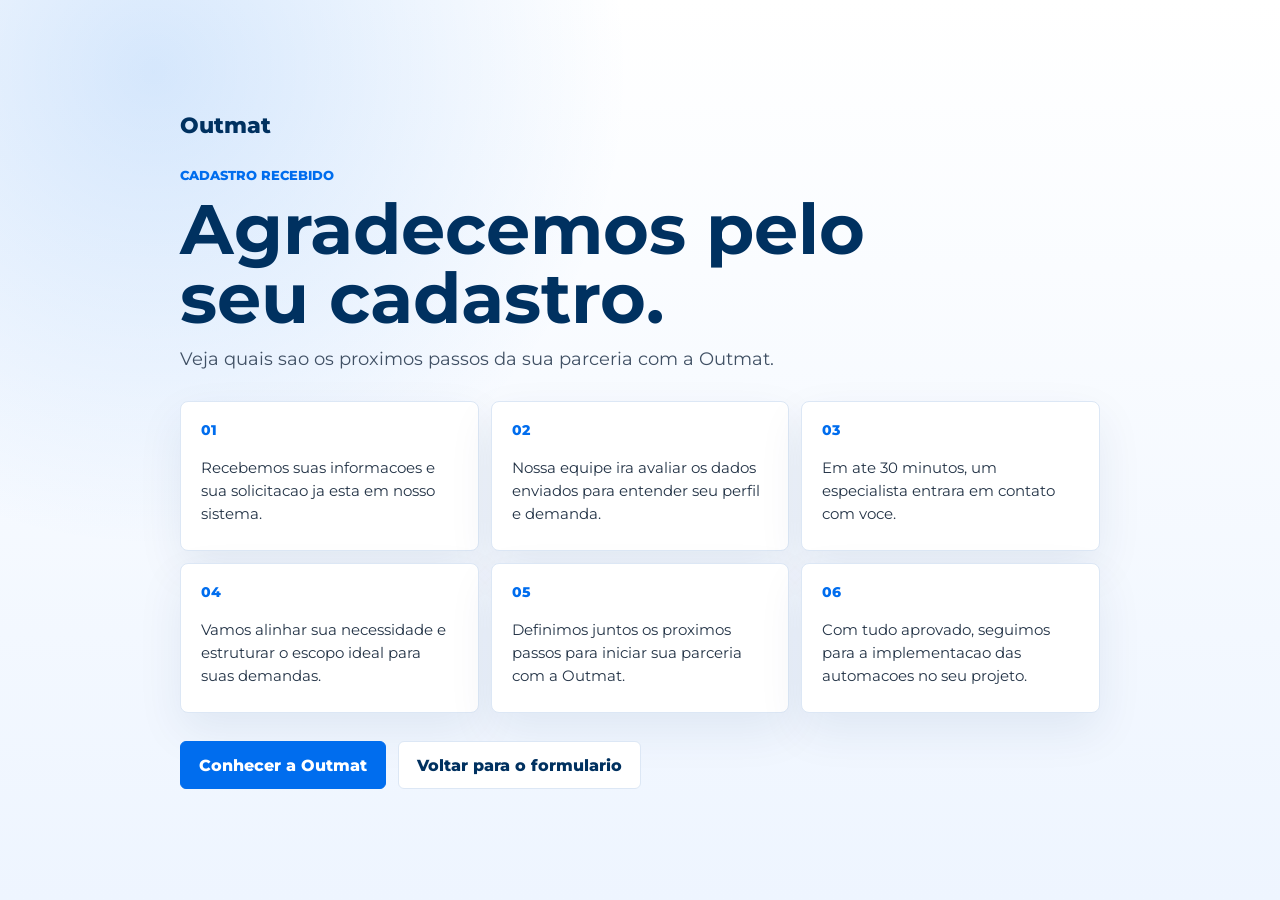
<file: formulario/obrigado.html>
<!doctype html>
<html lang="pt-BR">
  <head>
    <meta charset="UTF-8" />
    <meta name="viewport" content="width=device-width, initial-scale=1.0" />
    <meta name="robots" content="noindex, nofollow" />
    <title>Obrigado | Outmat</title>
    <meta
      name="description"
      content="Obrigado pelo cadastro. Veja os proximos passos da sua parceria com a Outmat."
    />
    <link rel="preconnect" href="https://fonts.googleapis.com" />
    <link rel="preconnect" href="https://fonts.gstatic.com" crossorigin />
    <link
      href="https://fonts.googleapis.com/css2?family=Montserrat:wght@400;500;600;700;800&display=swap"
      rel="stylesheet"
    />
    <style>
      * {
        box-sizing: border-box;
      }

      html,
      body {
        min-height: 100%;
        margin: 0;
      }

      body {
        display: grid;
        min-height: 100vh;
        color: #07111f;
        font-family: "Montserrat", Arial, sans-serif;
        background:
          radial-gradient(circle at 12% 8%, rgba(0, 109, 238, 0.16), transparent 34%),
          linear-gradient(180deg, #ffffff 0%, #eef5ff 100%);
      }

      .thanks-main {
        display: grid;
        align-content: center;
        gap: 28px;
        width: min(100%, 960px);
        min-height: 100vh;
        margin: 0 auto;
        padding: 40px 20px;
      }

      .thanks-brand {
        display: inline-flex;
        width: fit-content;
        color: #003160;
        font-size: 1.4rem;
        font-weight: 800;
        letter-spacing: 0;
        text-decoration: none;
      }

      .thanks-hero {
        display: grid;
        gap: 12px;
        max-width: 720px;
      }

      .eyebrow {
        margin: 0;
        color: #006dee;
        font-size: 0.82rem;
        font-weight: 800;
        text-transform: uppercase;
      }

      h1 {
        margin: 0;
        color: #003160;
        font-size: clamp(2.1rem, 7vw, 4.4rem);
        line-height: 0.98;
      }

      .thanks-hero p:last-child {
        max-width: 620px;
        margin: 0;
        color: #405064;
        font-size: 1.1rem;
        line-height: 1.6;
      }

      .next-steps {
        display: grid;
        grid-template-columns: repeat(3, minmax(0, 1fr));
        gap: 12px;
      }

      .next-steps article {
        display: grid;
        gap: 12px;
        min-height: 150px;
        padding: 20px;
        background: #ffffff;
        border: 1px solid #dce7f5;
        border-radius: 8px;
        box-shadow: 0 18px 46px rgba(0, 49, 96, 0.08);
      }

      .next-steps span {
        color: #006dee;
        font-size: 0.86rem;
        font-weight: 800;
      }

      .next-steps p {
        margin: 0;
        color: #243447;
        font-size: 0.96rem;
        line-height: 1.5;
      }

      .thanks-actions {
        display: flex;
        flex-wrap: wrap;
        gap: 12px;
      }

      .thanks-actions a {
        display: inline-flex;
        align-items: center;
        justify-content: center;
        min-height: 48px;
        padding: 0 18px;
        border-radius: 6px;
        font-weight: 800;
        text-decoration: none;
      }

      .primary-button {
        color: #ffffff;
        background: #006dee;
        border: 1px solid #006dee;
      }

      .secondary-button {
        color: #003160;
        background: #ffffff;
        border: 1px solid #dce7f5;
      }

      @media (max-width: 760px) {
        .thanks-main {
          align-content: start;
          padding-top: 28px;
        }

        .next-steps {
          grid-template-columns: 1fr;
        }
      }
    </style>
  </head>
  <body>
    <main class="thanks-main">
      <a class="thanks-brand" href="/" aria-label="Outmat">Outmat</a>

      <section class="thanks-hero">
        <p class="eyebrow">Cadastro recebido</p>
        <h1>Agradecemos pelo seu cadastro.</h1>
        <p>Veja quais sao os proximos passos da sua parceria com a Outmat.</p>
      </section>

      <section class="next-steps" aria-label="Proximos passos">
        <article>
          <span>01</span>
          <p>Recebemos suas informacoes e sua solicitacao ja esta em nosso sistema.</p>
        </article>
        <article>
          <span>02</span>
          <p>Nossa equipe ira avaliar os dados enviados para entender seu perfil e demanda.</p>
        </article>
        <article>
          <span>03</span>
          <p>Em ate 30 minutos, um especialista entrara em contato com voce.</p>
        </article>
        <article>
          <span>04</span>
          <p>Vamos alinhar sua necessidade e estruturar o escopo ideal para suas demandas.</p>
        </article>
        <article>
          <span>05</span>
          <p>Definimos juntos os proximos passos para iniciar sua parceria com a Outmat.</p>
        </article>
        <article>
          <span>06</span>
          <p>Com tudo aprovado, seguimos para a implementacao das automacoes no seu projeto.</p>
        </article>
      </section>

      <div class="thanks-actions">
        <a class="primary-button" href="https://outmat.com.br/" target="_blank" rel="noreferrer">
          Conhecer a Outmat
        </a>
        <a class="secondary-button" href="/">Voltar para o formulario</a>
      </div>
    </main>
  </body>
</html>
</file>
<file: formulario/styles.css>
@import url("https://fonts.googleapis.com/css2?family=Montserrat:wght@400;500;600;700;800&display=swap");

html,
body {
  width: 100%;
  min-height: 100%;
  margin: 0;
  overflow: visible;
  background: transparent;
}

body {
  overscroll-behavior: auto;
}

.formulario-page,
.formulario-page *,
.formulario-page *::before,
.formulario-page *::after {
  box-sizing: border-box;
  font-family: "Montserrat", Arial, sans-serif !important;
}

.formulario-page {
  --white: #ffffff;
  --blue: #006dee;
  --blue-dark: #003160;
  --ink: #07111f;
  --line: #dce7f5;
  --shadow: 0 28px 80px rgba(0, 20, 48, 0.28), 0 0 0 1px rgba(0, 109, 238, 0.24);
  display: grid;
  justify-items: center;
  width: 100%;
  min-height: 100vh;
  padding: 0;
  color: var(--ink);
  font-size: 16px;
  background: transparent;
}

[hidden] {
  display: none !important;
}

button,
input,
select {
  font-family: "Montserrat", Arial, sans-serif !important;
}

.formulario-parceria-wrap {
  width: min(100%, 420px);
}

.hero-proof-card {
  position: relative;
  display: grid;
  gap: 7px;
  width: 100%;
  margin-bottom: 10px;
  padding: 16px 18px;
  overflow: hidden;
  color: #ffffff;
  background:
    radial-gradient(circle at 88% 0%, rgba(0, 109, 238, 0.38), transparent 44%),
    var(--blue-dark);
  border: 1px solid rgba(0, 109, 238, 0.32);
  border-radius: 8px;
  box-shadow: 0 8px 24px rgba(0, 49, 96, 0.1), 0 0 18px rgba(0, 109, 238, 0.08);
}

.hero-proof-card::after {
  position: absolute;
  right: 18px;
  top: 18px;
  width: 26px;
  height: 26px;
  content: "";
  border: 2px solid var(--blue);
  border-radius: 8px;
  transform: rotate(45deg);
}

.hero-proof-card span,
.hero-proof-card small {
  color: rgba(255, 255, 255, 0.68);
  font-size: 0.76rem;
  font-weight: 800;
  text-transform: uppercase;
}

.hero-proof-card strong {
  max-width: 290px;
  color: #ffffff;
  font-size: 0.98rem;
  line-height: 1.35;
}

.hero-proof-card small {
  color: var(--blue);
}

.lead-form {
  display: grid;
  grid-template-rows: auto auto auto auto;
  gap: 11px;
  width: 100%;
  height: auto;
  min-height: 0;
  padding: 18px 18px 0;
  overflow: visible;
  background:
    radial-gradient(circle at 88% 0%, rgba(0, 109, 238, 0.28), transparent 36%),
    linear-gradient(180deg, #003160 0%, #001a33 100%);
  border: 1px solid rgba(0, 109, 238, 0.42);
  border-radius: 18px;
  box-shadow: var(--shadow);
  backdrop-filter: blur(18px);
}

.form-heading p {
  margin: 0 0 5px;
  color: #5da5ff;
  font-size: 0.78rem;
  font-weight: 800;
  text-transform: uppercase;
}

.form-heading h1 {
  margin: 0 0 4px;
  color: #ffffff;
  font-size: 1.22rem;
  line-height: 1.2;
}

.form-progress {
  display: grid;
  grid-template-columns: repeat(3, minmax(0, 1fr));
  gap: 8px;
}

.form-progress span {
  height: 5px;
  overflow: hidden;
  background: rgba(255, 255, 255, 0.2);
  border-radius: 999px;
}

.form-progress span.is-active {
  background: var(--blue);
}

.form-scroll {
  min-height: 0;
  margin-right: 0;
  padding-right: 0;
  overflow: visible;
}

.form-step {
  display: grid;
  gap: 12px;
  min-width: 0;
  margin: 0;
  padding: 0;
  border: 0;
}

.form-step legend {
  margin-bottom: 3px;
  color: #ffffff;
  font-size: 0.98rem;
  font-weight: 800;
}

label {
  display: grid;
  gap: 7px;
}

label > span {
  color: rgba(255, 255, 255, 0.86);
  font-size: 0.86rem;
  font-weight: 800;
}

input,
select {
  width: 100%;
  min-height: 44px;
  padding: 0 12px;
  color: var(--ink);
  font-size: 1rem;
  line-height: 1.2;
  background: var(--white);
  border: 1px solid rgba(255, 255, 255, 0.26);
  border-radius: 6px;
  outline: none;
}

input:focus,
select:focus {
  border-color: #5da5ff;
  box-shadow: 0 0 0 4px rgba(0, 109, 238, 0.22);
}

.form-actions {
  display: grid;
  grid-template-columns: minmax(0, 0.9fr) minmax(0, 1.1fr);
  gap: 10px;
  margin: 2px -18px 0;
  padding: 14px 18px 18px;
  background:
    linear-gradient(180deg, rgba(0, 26, 51, 0), rgba(0, 20, 39, 0.96) 24%),
    #001427;
  border-top: 1px solid rgba(255, 255, 255, 0.14);
}

.form-back,
.form-next,
.submit-button {
  display: inline-flex;
  align-items: center;
  justify-content: center;
  min-height: 44px;
  border-radius: 6px;
  font-size: 0.98rem;
  font-weight: 800;
  cursor: pointer;
}

.form-back {
  color: #ffffff;
  background: rgba(255, 255, 255, 0.08);
  border: 1px solid rgba(255, 255, 255, 0.24);
}

.form-back:disabled {
  color: rgba(255, 255, 255, 0.42);
  cursor: not-allowed;
  background: rgba(255, 255, 255, 0.06);
}

.form-next,
.submit-button {
  color: var(--white);
  background: var(--blue);
  border: 1px solid var(--blue);
  box-shadow: 0 18px 38px rgba(0, 109, 238, 0.34);
}

.submit-button {
  width: 100%;
}

.submit-button:not([hidden]) {
  display: inline-flex;
}

@media (max-width: 480px) {
  .formulario-page {
    min-height: auto;
  }

  .formulario-parceria-wrap {
    width: 100%;
  }

  .hero-proof-card {
    display: none;
  }

  .lead-form {
    height: auto;
    min-height: 0;
    padding: 18px 18px 0;
  }

  .form-actions {
    margin: 0 -18px;
    padding: 14px 18px 18px;
  }
}
</file>
